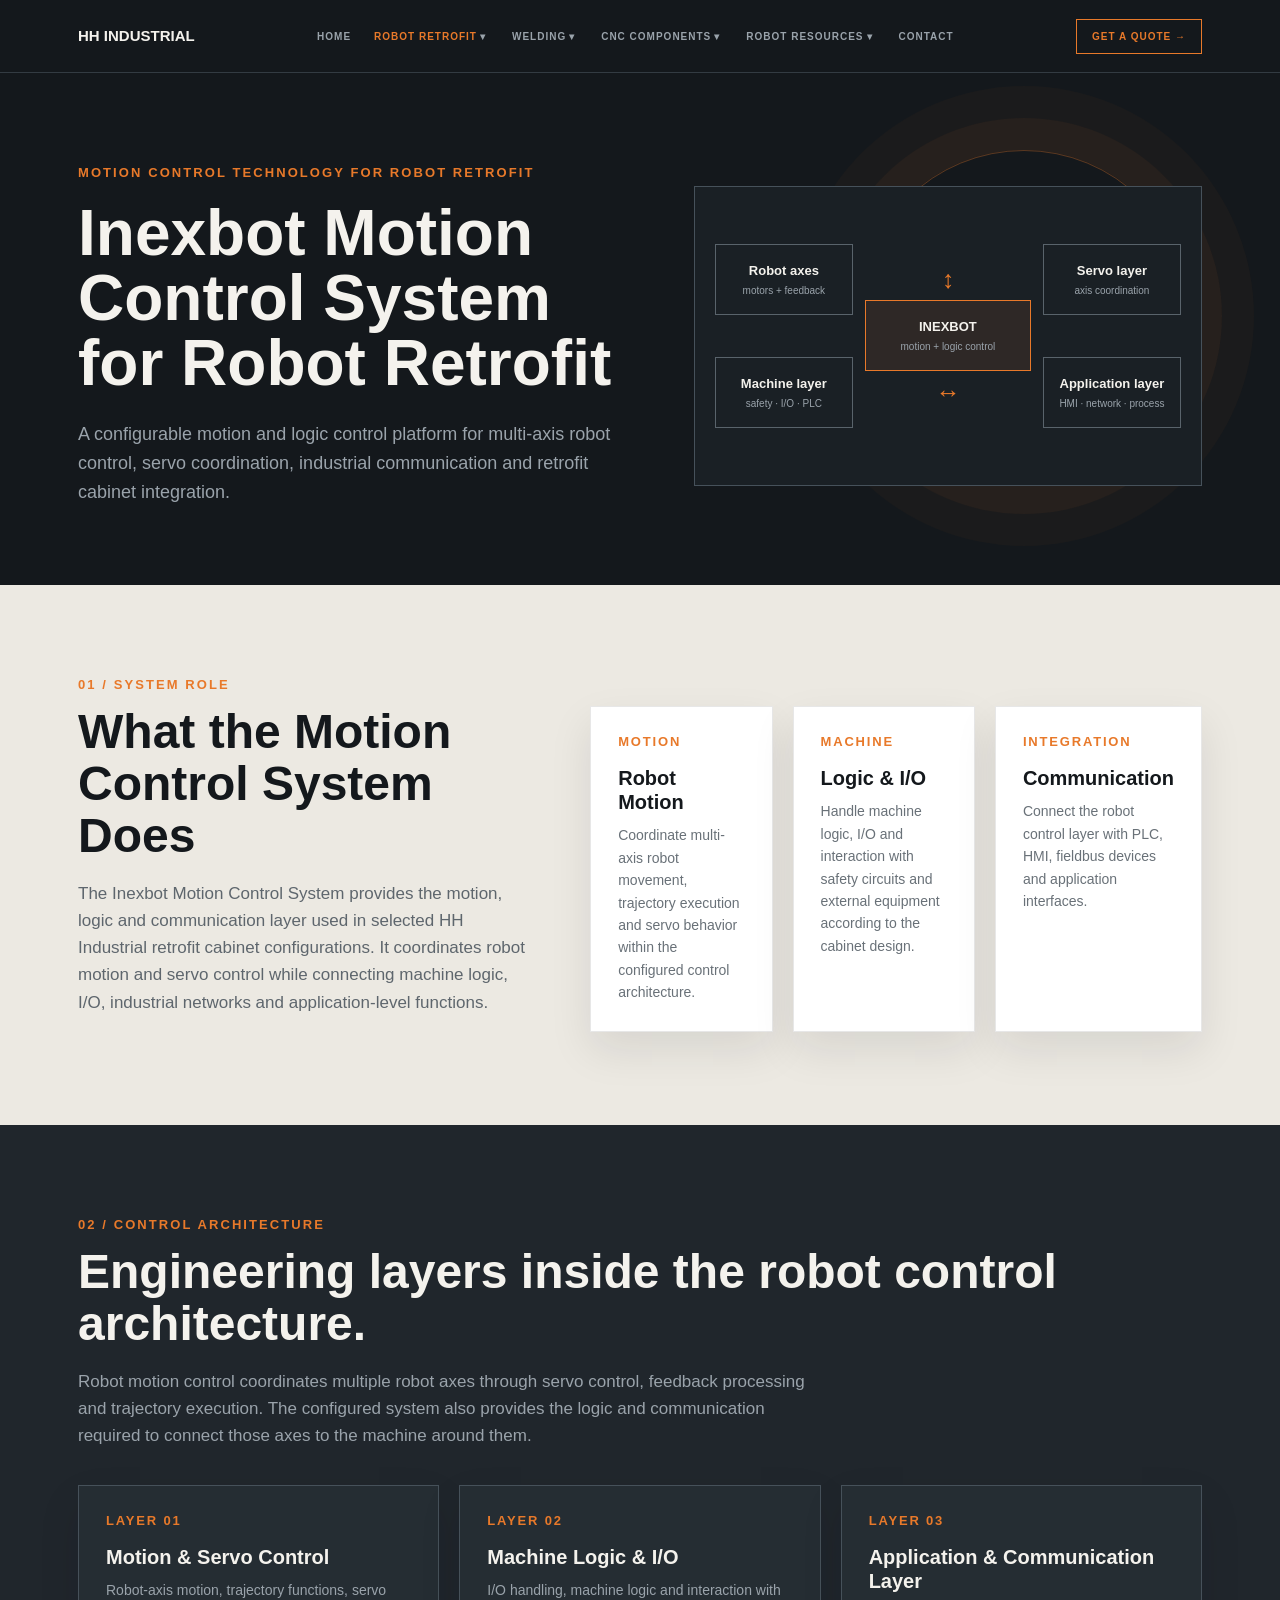
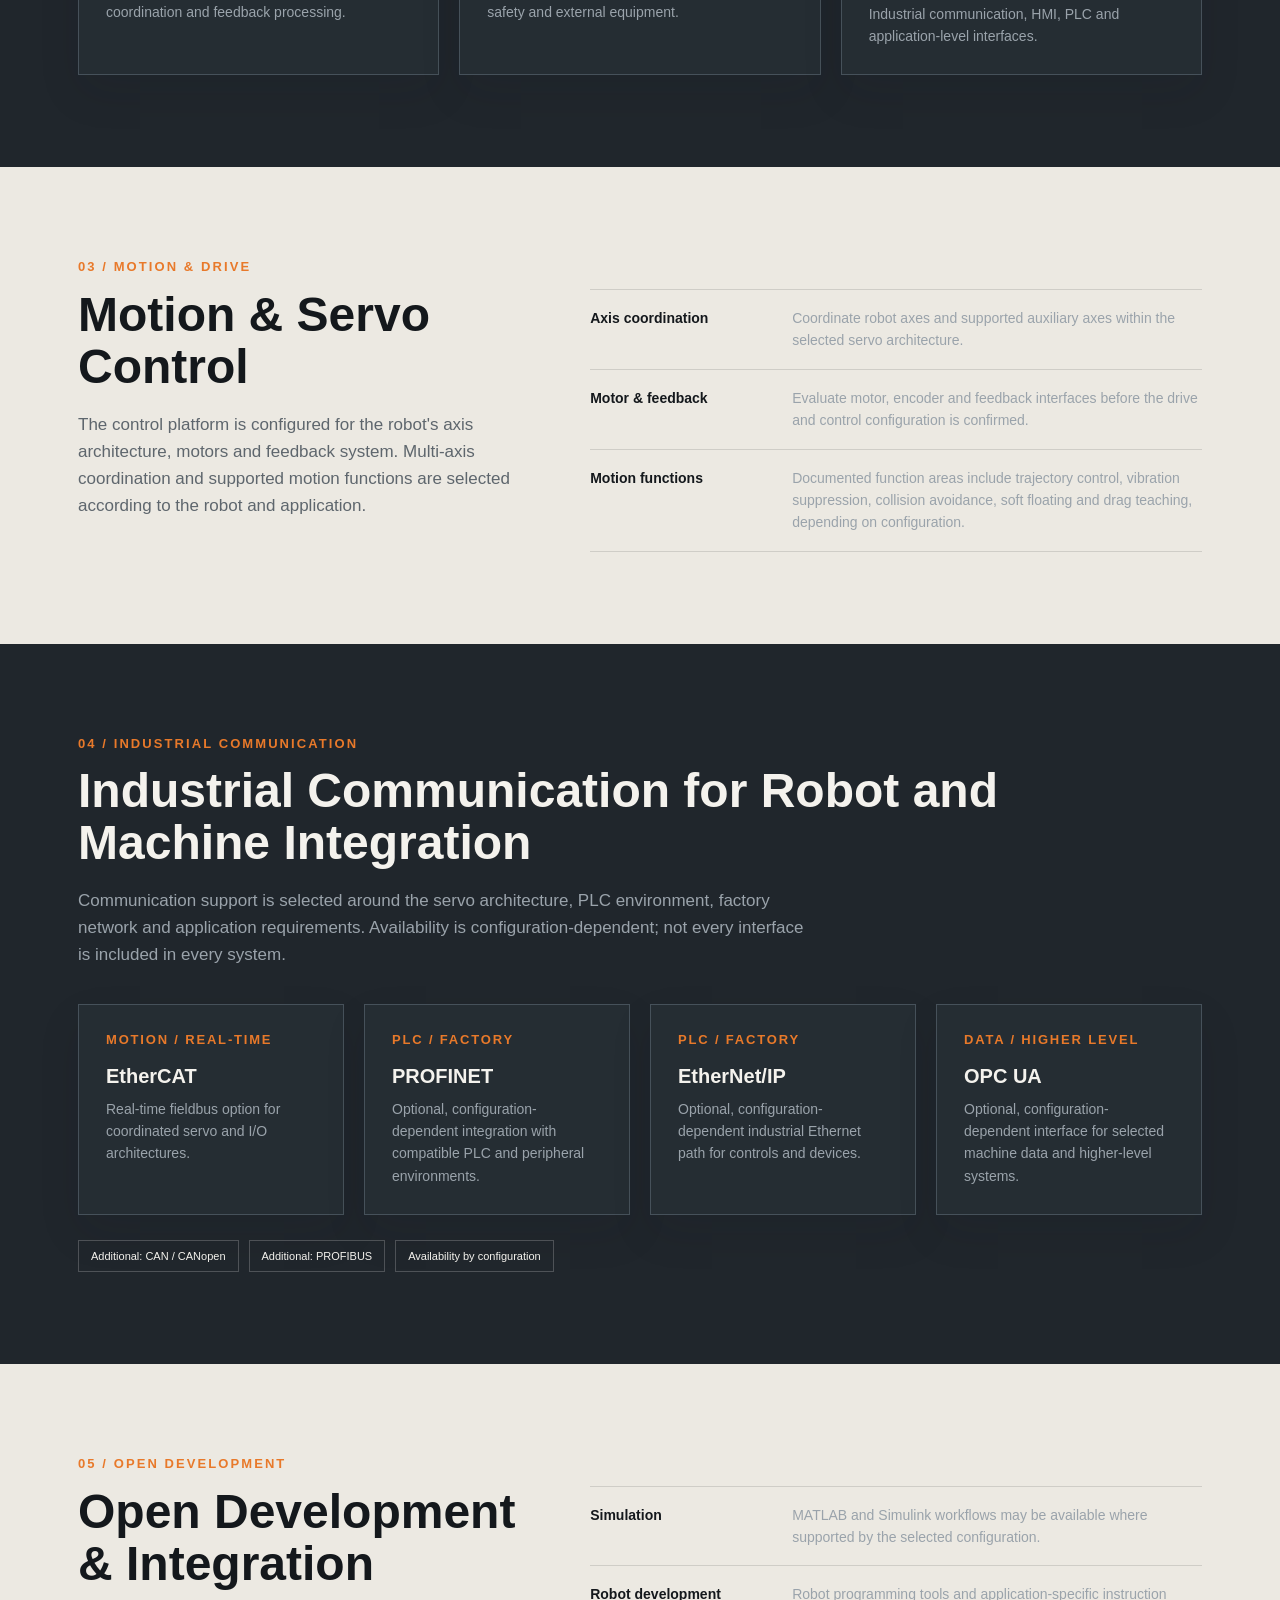
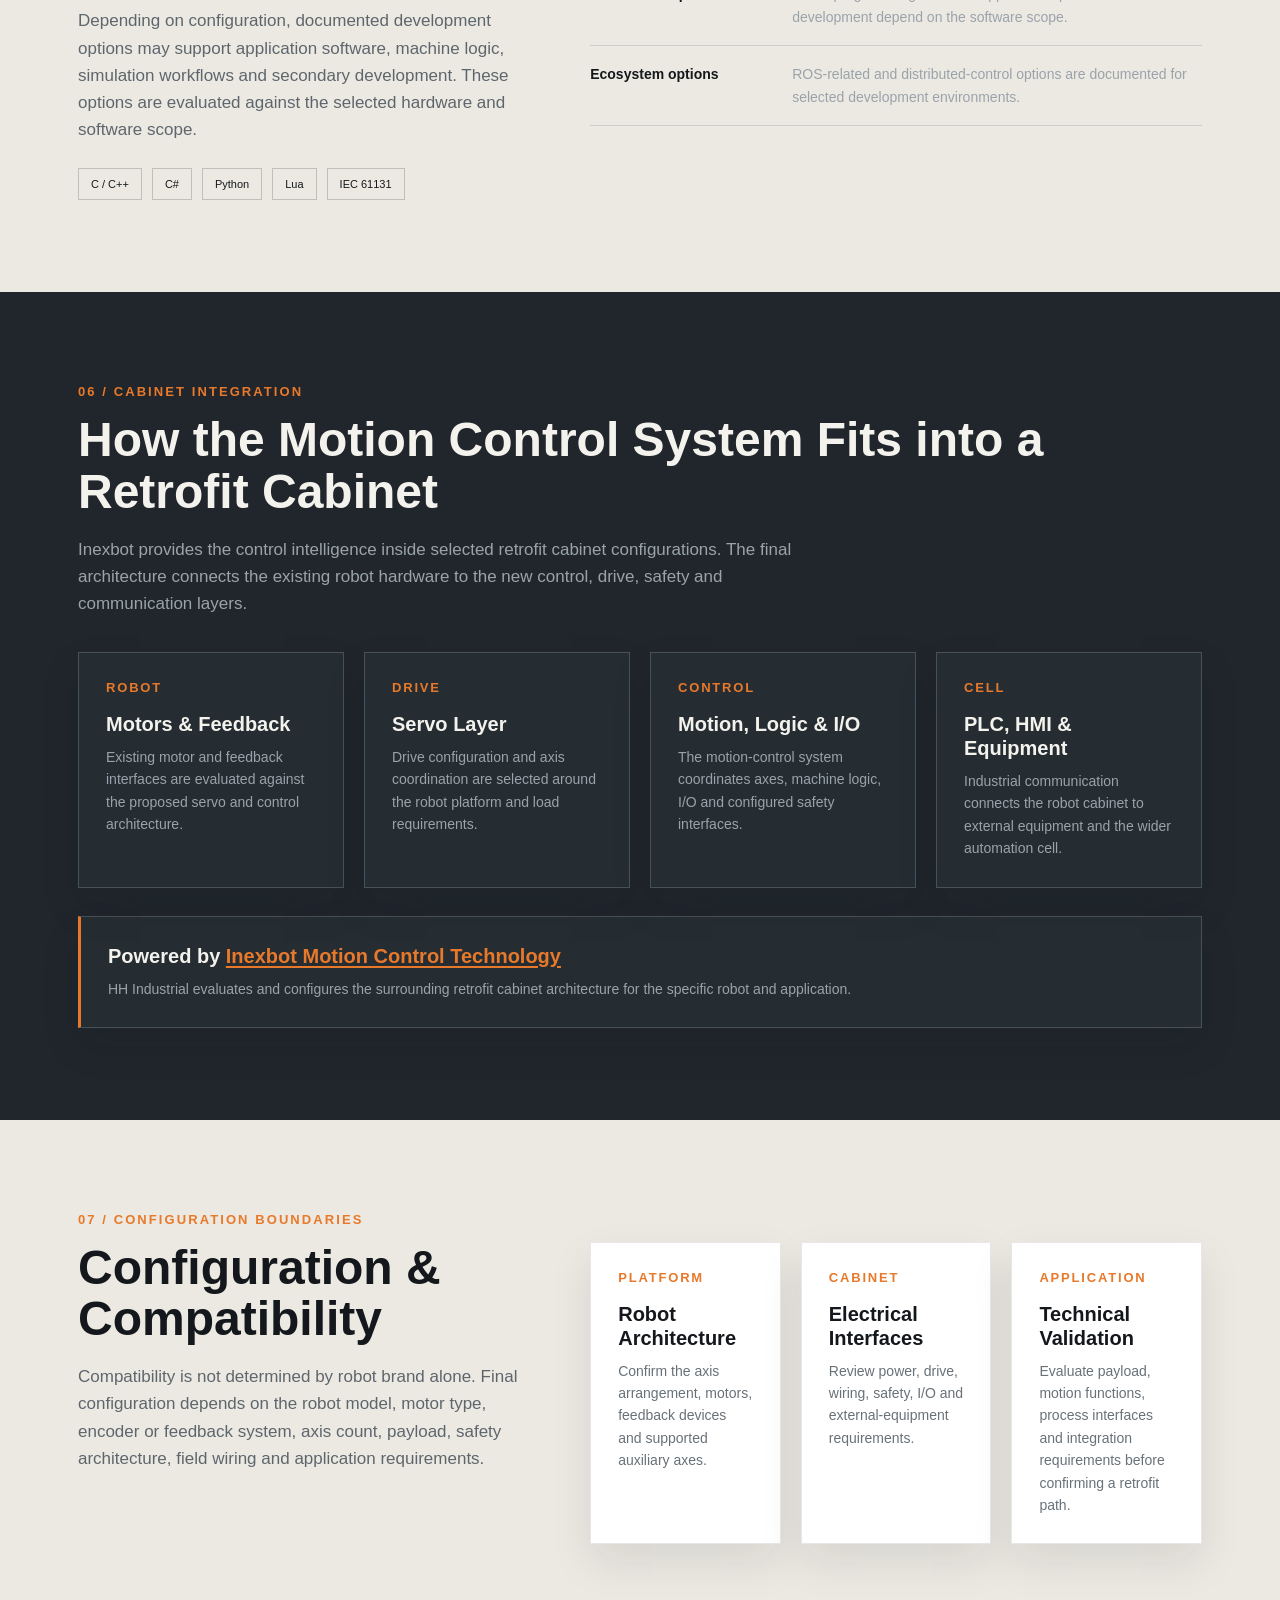
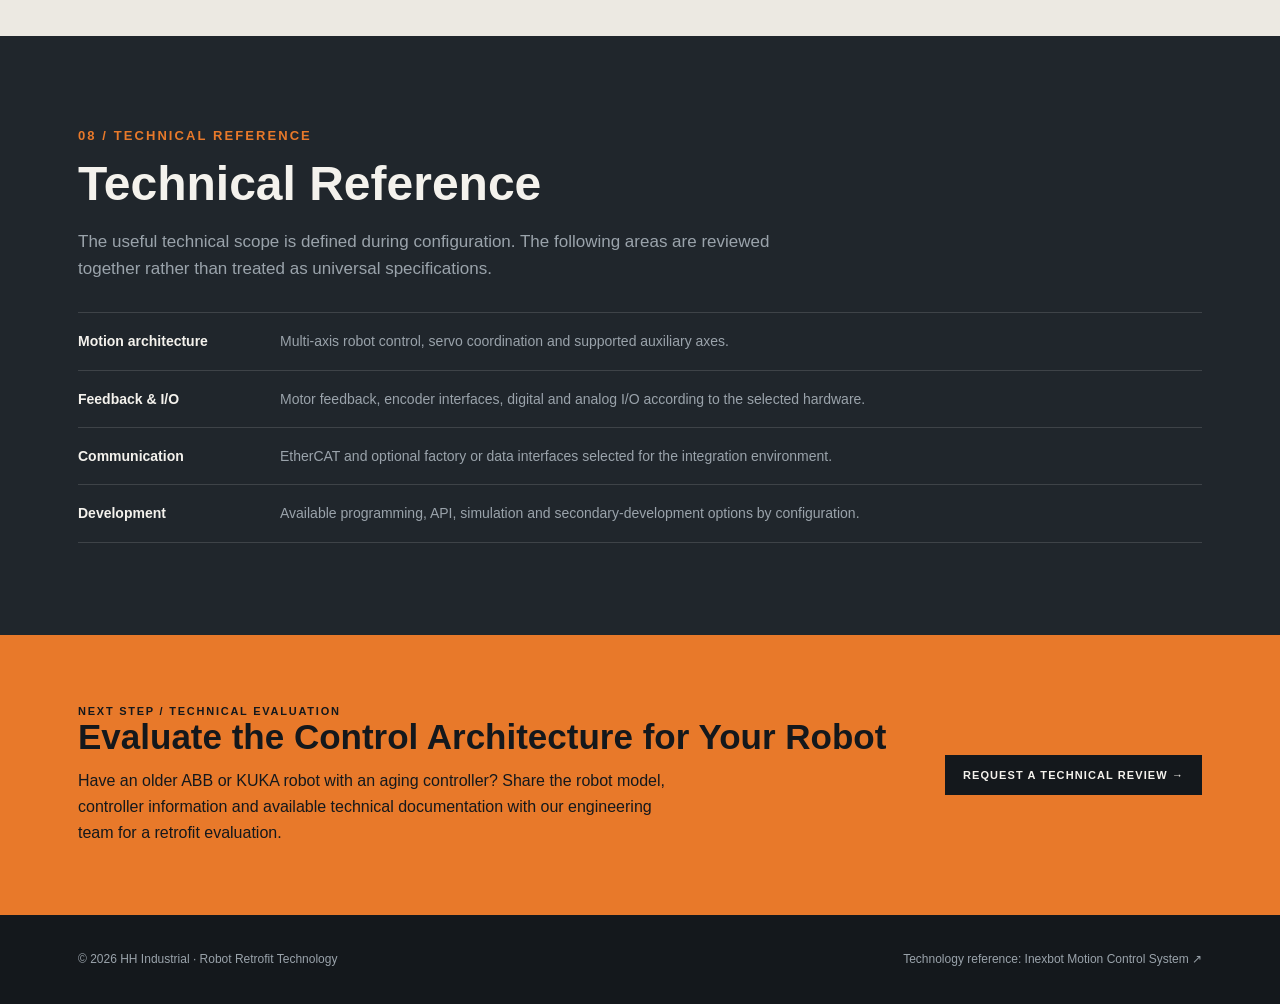
<file: robot-retrofit/inexbot-motion-control.html>
﻿<!doctype html>
<html lang="en">
<head>
<!-- Google tag (gtag.js) -->
<script async src="https://www.googletagmanager.com/gtag/js?id=G-SGQXC8XD8Q"></script>
<script>
  window.dataLayer = window.dataLayer || [];
  function gtag(){dataLayer.push(arguments);}
  gtag('js', new Date());
  gtag('config', 'G-SGQXC8XD8Q');
</script>
<meta charset="utf-8">
<meta name="viewport" content="width=device-width,initial-scale=1">
<link rel="canonical" href="https://hh-industrial.com/robot-retrofit/inexbot-motion-control.html">
<title>Inexbot Motion Control System | Open Motion Architecture for Robot Retrofit</title>
<meta name="description" content="Explore the Inexbot Motion Control System: an open motion-control architecture for robot retrofit cabinets, multi-axis synchronization, industrial communication and application integration.">
<meta name="keywords" content="Inexbot motion control system, robot retrofit controller, ABB retrofit, KUKA retrofit, EtherCAT, PROFINET, EtherNet/IP">
<script type="application/ld+json">
{
  "@context":"https://schema.org",
  "@type":"TechArticle",
  "headline":"Inexbot Motion Control System for Robot Retrofit",
  "description":"A configurable motion and logic control platform for multi-axis robot control, servo coordination, industrial communication and retrofit cabinet integration.",
  "url":"https://hh-industrial.com/robot-retrofit/inexbot-motion-control.html",
  "author":{"@type":"Organization","name":"HH Industrial","url":"https://hh-industrial.com/"},
  "publisher":{"@type":"Organization","name":"HH Industrial","url":"https://hh-industrial.com/"},
  "about":{"@type":"Thing","name":"Inexbot Motion Control System for Robot Retrofit"}
}
</script>
<script type="application/ld+json">
{
  "@context":"https://schema.org",
  "@type":"BreadcrumbList",
  "itemListElement":[
    {"@type":"ListItem","position":1,"name":"Home","item":"https://hh-industrial.com/"},
    {"@type":"ListItem","position":2,"name":"Robot Retrofit","item":"https://hh-industrial.com/robot-retrofit/"},
    {"@type":"ListItem","position":3,"name":"Motion Control","item":"https://hh-industrial.com/robot-retrofit/inexbot-motion-control.html"}
  ]
}
</script>
<style>
:root{--ink:#14181c;--panel:#20262c;--paper:#ece9e2;--orange:#e8792a;--teal:#2e8c82;--line:#46515a;--muted:#9aa3ab;--white:#f4f2ed;--shadow:0 18px 40px #14181c18}*{box-sizing:border-box}html{scroll-behavior:smooth}body{margin:0;background:var(--paper);color:var(--ink);font-family:Inter,Arial,sans-serif;line-height:1.6}a{color:inherit;text-decoration:none}.wrap{max-width:1180px;margin:auto;padding:0 28px}.mono{font:600 11px/1.2 "IBM Plex Mono",Consolas,monospace;letter-spacing:.16em;text-transform:uppercase}.display{font-family:Arial,sans-serif;letter-spacing:0}.top{position:sticky;top:0;z-index:10;background:var(--ink);color:var(--white);border-bottom:1px solid #333b42}.topbar{min-height:72px;display:flex;align-items:center;justify-content:space-between;gap:24px}.brand{font-weight:800;font-size:15px}.nav{display:flex;gap:23px;align-items:center;color:var(--muted)}.nav a,.nav button{font:600 10px "IBM Plex Mono",Consolas,monospace;letter-spacing:.1em}.nav a:hover,.nav .active{color:var(--orange)}.nav-item{position:relative;display:flex;align-items:center}.nav-toggle{border:0;background:none;color:inherit;padding:3px;cursor:pointer}.dropdown{display:none;position:absolute;top:100%;left:0;min-width:190px;background:var(--panel);border:1px solid var(--line);padding:8px 0}.nav-item[data-open="true"] .dropdown{display:block}.dropdown a{display:block;padding:9px 14px;white-space:nowrap}.dropdown a:hover{background:var(--ink);color:var(--orange)}.quote{border:1px solid var(--orange);padding:11px 15px;color:var(--orange);font:600 10px "IBM Plex Mono",Consolas,monospace;letter-spacing:.1em}.hero{background:var(--ink);color:var(--white);padding:92px 0 78px;position:relative;overflow:hidden}.hero:after{content:"";position:absolute;right:7%;top:15%;width:330px;height:330px;border:1px solid #e8792a55;border-radius:50%;box-shadow:0 0 0 32px #e8792a0d,0 0 0 64px #e8792a08}.hero-grid{display:grid;grid-template-columns:1.05fr .95fr;gap:54px;align-items:center;position:relative;z-index:1}.eyebrow{color:var(--orange);margin-bottom:20px}.hero h1{font-size:clamp(38px,5vw,70px);line-height:1.02;margin:0 0 24px;max-width:720px}.hero p{color:var(--muted);font-size:18px;max-width:650px;margin:0}.hero-art{border:1px solid #46515a;background:#1a2025;padding:20px;min-height:300px;display:grid;place-items:center}.diagram{width:100%;display:grid;grid-template-columns:1fr 1.2fr 1fr;grid-template-rows:auto 18px auto;gap:12px;align-items:center}.node{border:1px solid #59636b;padding:18px 12px;text-align:center;color:var(--white);font:700 13px Arial}.node small{display:block;color:var(--muted);font:500 10px "IBM Plex Mono",Consolas,monospace;margin-top:7px}.node.core{border-color:var(--orange);background:#e8792a18}.arrow{text-align:center;color:var(--orange);font-size:25px}.section{padding:92px 0}.section.dark{background:var(--panel);color:var(--white)}.kicker{color:var(--orange);margin-bottom:14px}.section h2{font-size:clamp(30px,4vw,48px);line-height:1.08;margin:0 0 18px}.lead{max-width:730px;color:#5e666d;font-size:17px}.dark .lead{color:var(--muted)}.grid{display:grid;gap:20px}.three{grid-template-columns:repeat(3,1fr)}.four{grid-template-columns:repeat(4,1fr)}.card{background:#fff;border:1px solid #14181c1a;padding:27px;box-shadow:var(--shadow)}.dark .card{background:#252d33;border-color:#46515a}.card h3{font-size:20px;line-height:1.2;margin:0 0 10px}.card p{font-size:14px;color:#697178;margin:0}.dark .card p{color:var(--muted)}.num{color:var(--orange);font:600 11px "IBM Plex Mono",Consolas,monospace;letter-spacing:.14em;margin-bottom:17px}.split{display:grid;grid-template-columns:.85fr 1.15fr;gap:60px;align-items:start}.list{display:grid;gap:0;border-top:1px solid #ffffff22}.list-row{display:grid;grid-template-columns:180px 1fr;gap:22px;padding:17px 0;border-bottom:1px solid #ffffff22;font-size:14px}.list-row b{color:var(--white)}.list-row span{color:var(--muted)}.protocols{display:flex;flex-wrap:wrap;gap:10px;margin-top:25px}.tag{border:1px solid #ffffff34;padding:9px 12px;color:var(--white);font:500 11px "IBM Plex Mono",Consolas,monospace}.cta{background:var(--orange);color:var(--ink);padding:70px 0}.cta-inner{display:flex;justify-content:space-between;gap:30px;align-items:center}.cta h2{margin:0;font-size:35px;line-height:1.1}.cta p{max-width:590px;margin:12px 0 0}.cta a{background:var(--ink);color:var(--white);padding:14px 18px;white-space:nowrap;font:600 11px "IBM Plex Mono",Consolas,monospace;letter-spacing:.1em}.official-link{color:var(--orange);text-decoration:underline;text-underline-offset:3px}.foot{background:var(--ink);color:var(--muted);padding:35px 0;font-size:12px}.footline{display:flex;justify-content:space-between;gap:20px}.foot a:hover{color:var(--orange)}@media(max-width:820px){.nav{display:none}.hero-grid,.split{grid-template-columns:1fr}.hero-art{min-height:240px}.three,.four{grid-template-columns:1fr 1fr}.cta-inner{display:block}.cta a{display:inline-block;margin-top:25px}}@media(max-width:540px){.wrap{padding:0 20px}.hero{padding:64px 0}.hero h1{font-size:43px}.section{padding:64px 0}.three,.four{grid-template-columns:1fr}.list-row{grid-template-columns:1fr;gap:5px}.footline{display:block}.footline div+div{margin-top:10px}}
/* Narrow-screen safeguards for a standalone downloadable page. */
body{overflow-x:hidden}.hero-grid>*{min-width:0}.hero-art{overflow:hidden}.diagram{min-width:0;grid-template-columns:minmax(0,1fr) minmax(0,1.2fr) minmax(0,1fr)}.node{min-width:0}.node,.node small,.hero p,.hero h1{overflow-wrap:anywhere}
html,body,body *,button,input,select,textarea{font-family:Arial,sans-serif!important}.eyebrow,.kicker,.num{font-size:13px;font-weight:700}
@media(max-width:820px){.quote{font-size:9px;padding:10px 11px}}
@media(max-width:540px){.quote{display:none}.diagram{gap:6px}.node{padding:13px 6px;font-size:11px}.node small{font-size:8px}.arrow{font-size:20px}}
</style>
</head>
<body>
<header class="top"><div class="wrap topbar"><a class="brand" href="/">HH INDUSTRIAL</a><nav class="nav"><a href="/">HOME</a><div class="nav-item"><a class="active" href="/robot-retrofit/">ROBOT RETROFIT</a><button class="nav-toggle" type="button" aria-expanded="false" aria-label="Toggle Robot Retrofit menu">▾</button><div class="dropdown"><a href="/robot-retrofit/">Controller Retrofit</a><a href="/robot-retrofit/inexbot-motion-control.html">Motion Control</a><a href="/robot-retrofit/#abb">ABB Retrofit</a><a href="/robot-retrofit/#kuka">KUKA Retrofit</a></div></div><div class="nav-item"><a href="/yeld-tech-welding/">WELDING</a><button class="nav-toggle" type="button" aria-expanded="false" aria-label="Toggle Welding menu">▾</button><div class="dropdown"><a href="/yeld-tech-welding/">Mobile Welding Cart</a></div></div><div class="nav-item"><a href="/cnc-automation-components/electrode-gripper.html">CNC COMPONENTS</a><button class="nav-toggle" type="button" aria-expanded="false" aria-label="Toggle CNC Components menu">▾</button><div class="dropdown"><a href="/cnc-automation-components/electrode-gripper.html">CNC Gripper</a></div></div><div class="nav-item"><a href="/used-robots-parts/">ROBOT RESOURCES</a><button class="nav-toggle" type="button" aria-expanded="false" aria-label="Toggle Robot Resources menu">▾</button><div class="dropdown"><a href="/used-robots-parts/">Used Industrial Robots</a><a href="/used-robots-parts/">Spare Parts</a></div></div><a href="/#contact">CONTACT</a></nav><a class="quote" href="/robot-retrofit/#quote">GET A QUOTE →</a></div></header>
<main>
<section class="hero"><div class="wrap hero-grid"><div><div class="mono eyebrow">MOTION CONTROL TECHNOLOGY FOR ROBOT RETROFIT</div><h1 class="display">Inexbot Motion Control System for Robot Retrofit</h1><p>A configurable motion and logic control platform for multi-axis robot control, servo coordination, industrial communication and retrofit cabinet integration.</p></div><div class="hero-art" aria-label="Motion control architecture diagram"><div class="diagram"><div class="node">Robot axes<small>motors + feedback</small></div><div class="arrow">↕</div><div class="node">Servo layer<small>axis coordination</small></div><div></div><div class="node core">INEXBOT<small>motion + logic control</small></div><div></div><div class="node">Machine layer<small>safety · I/O · PLC</small></div><div class="arrow">↔</div><div class="node">Application layer<small>HMI · network · process</small></div></div></div></div></section>
<section class="section"><div class="wrap"><div class="mono kicker">01 / SYSTEM ROLE</div><div class="split"><div><h2>What the Motion Control System Does</h2><p class="lead">The Inexbot Motion Control System provides the motion, logic and communication layer used in selected HH Industrial retrofit cabinet configurations. It coordinates robot motion and servo control while connecting machine logic, I/O, industrial networks and application-level functions.</p></div><div class="grid three"><article class="card"><div class="num">MOTION</div><h3>Robot Motion</h3><p>Coordinate multi-axis robot movement, trajectory execution and servo behavior within the configured control architecture.</p></article><article class="card"><div class="num">MACHINE</div><h3>Logic &amp; I/O</h3><p>Handle machine logic, I/O and interaction with safety circuits and external equipment according to the cabinet design.</p></article><article class="card"><div class="num">INTEGRATION</div><h3>Communication</h3><p>Connect the robot control layer with PLC, HMI, fieldbus devices and application interfaces.</p></article></div></div></div></section>
<section class="section dark"><div class="wrap"><div class="mono kicker">02 / CONTROL ARCHITECTURE</div><h2>Engineering layers inside the robot control architecture.</h2><p class="lead">Robot motion control coordinates multiple robot axes through servo control, feedback processing and trajectory execution. The configured system also provides the logic and communication required to connect those axes to the machine around them.</p><div class="grid three" style="margin-top:35px"><article class="card"><div class="num">LAYER 01</div><h3>Motion &amp; Servo Control</h3><p>Robot-axis motion, trajectory functions, servo coordination and feedback processing.</p></article><article class="card"><div class="num">LAYER 02</div><h3>Machine Logic &amp; I/O</h3><p>I/O handling, machine logic and interaction with safety and external equipment.</p></article><article class="card"><div class="num">LAYER 03</div><h3>Application &amp; Communication Layer</h3><p>Industrial communication, HMI, PLC and application-level interfaces.</p></article></div></div></section>
<section class="section"><div class="wrap"><div class="mono kicker">03 / MOTION &amp; DRIVE</div><div class="split"><div><h2>Motion &amp; Servo Control</h2><p class="lead">The control platform is configured for the robot's axis architecture, motors and feedback system. Multi-axis coordination and supported motion functions are selected according to the robot and application.</p></div><div class="list" style="border-color:#14181c22"><div class="list-row" style="border-color:#14181c22"><b style="color:var(--ink)">Axis coordination</b><span>Coordinate robot axes and supported auxiliary axes within the selected servo architecture.</span></div><div class="list-row" style="border-color:#14181c22"><b style="color:var(--ink)">Motor &amp; feedback</b><span>Evaluate motor, encoder and feedback interfaces before the drive and control configuration is confirmed.</span></div><div class="list-row" style="border-color:#14181c22"><b style="color:var(--ink)">Motion functions</b><span>Documented function areas include trajectory control, vibration suppression, collision avoidance, soft floating and drag teaching, depending on configuration.</span></div></div></div></div></section>
<section class="section dark"><div class="wrap"><div class="mono kicker">04 / INDUSTRIAL COMMUNICATION</div><h2>Industrial Communication for Robot and Machine Integration</h2><p class="lead">Communication support is selected around the servo architecture, PLC environment, factory network and application requirements. Availability is configuration-dependent; not every interface is included in every system.</p><div class="grid four" style="margin-top:35px"><article class="card"><div class="num">MOTION / REAL-TIME</div><h3>EtherCAT</h3><p>Real-time fieldbus option for coordinated servo and I/O architectures.</p></article><article class="card"><div class="num">PLC / FACTORY</div><h3>PROFINET</h3><p>Optional, configuration-dependent integration with compatible PLC and peripheral environments.</p></article><article class="card"><div class="num">PLC / FACTORY</div><h3>EtherNet/IP</h3><p>Optional, configuration-dependent industrial Ethernet path for controls and devices.</p></article><article class="card"><div class="num">DATA / HIGHER LEVEL</div><h3>OPC UA</h3><p>Optional, configuration-dependent interface for selected machine data and higher-level systems.</p></article></div><div class="protocols"><span class="tag">Additional: CAN / CANopen</span><span class="tag">Additional: PROFIBUS</span><span class="tag">Availability by configuration</span></div></div></section>
<section class="section"><div class="wrap"><div class="mono kicker">05 / OPEN DEVELOPMENT</div><div class="split"><div><h2>Open Development &amp; Integration</h2><p class="lead">Depending on configuration, documented development options may support application software, machine logic, simulation workflows and secondary development. These options are evaluated against the selected hardware and software scope.</p><div class="protocols"><span class="tag" style="color:var(--ink);border-color:#14181c33">C / C++</span><span class="tag" style="color:var(--ink);border-color:#14181c33">C#</span><span class="tag" style="color:var(--ink);border-color:#14181c33">Python</span><span class="tag" style="color:var(--ink);border-color:#14181c33">Lua</span><span class="tag" style="color:var(--ink);border-color:#14181c33">IEC 61131</span></div></div><div class="list" style="border-color:#14181c22"><div class="list-row" style="border-color:#14181c22"><b style="color:var(--ink)">Simulation</b><span>MATLAB and Simulink workflows may be available where supported by the selected configuration.</span></div><div class="list-row" style="border-color:#14181c22"><b style="color:var(--ink)">Robot development</b><span>Robot programming tools and application-specific instruction development depend on the software scope.</span></div><div class="list-row" style="border-color:#14181c22"><b style="color:var(--ink)">Ecosystem options</b><span>ROS-related and distributed-control options are documented for selected development environments.</span></div></div></div></div></section>
<section class="section dark"><div class="wrap"><div class="mono kicker">06 / CABINET INTEGRATION</div><h2>How the Motion Control System Fits into a Retrofit Cabinet</h2><p class="lead">Inexbot provides the control intelligence inside selected retrofit cabinet configurations. The final architecture connects the existing robot hardware to the new control, drive, safety and communication layers.</p><div class="grid four" style="margin-top:35px"><article class="card"><div class="num">ROBOT</div><h3>Motors &amp; Feedback</h3><p>Existing motor and feedback interfaces are evaluated against the proposed servo and control architecture.</p></article><article class="card"><div class="num">DRIVE</div><h3>Servo Layer</h3><p>Drive configuration and axis coordination are selected around the robot platform and load requirements.</p></article><article class="card"><div class="num">CONTROL</div><h3>Motion, Logic &amp; I/O</h3><p>The motion-control system coordinates axes, machine logic, I/O and configured safety interfaces.</p></article><article class="card"><div class="num">CELL</div><h3>PLC, HMI &amp; Equipment</h3><p>Industrial communication connects the robot cabinet to external equipment and the wider automation cell.</p></article></div><div class="card" style="margin-top:28px;border-left:3px solid var(--orange)"><h3>Powered by <a class="official-link" href="https://www.inexbot.com/en" target="_blank" rel="noopener noreferrer">Inexbot Motion Control Technology</a></h3><p>HH Industrial evaluates and configures the surrounding retrofit cabinet architecture for the specific robot and application.</p></div></div></section>
<section class="section"><div class="wrap"><div class="mono kicker">07 / CONFIGURATION BOUNDARIES</div><div class="split"><div><h2>Configuration &amp; Compatibility</h2><p class="lead">Compatibility is not determined by robot brand alone. Final configuration depends on the robot model, motor type, encoder or feedback system, axis count, payload, safety architecture, field wiring and application requirements.</p></div><div class="grid three"><article class="card"><div class="num">PLATFORM</div><h3>Robot Architecture</h3><p>Confirm the axis arrangement, motors, feedback devices and supported auxiliary axes.</p></article><article class="card"><div class="num">CABINET</div><h3>Electrical Interfaces</h3><p>Review power, drive, wiring, safety, I/O and external-equipment requirements.</p></article><article class="card"><div class="num">APPLICATION</div><h3>Technical Validation</h3><p>Evaluate payload, motion functions, process interfaces and integration requirements before confirming a retrofit path.</p></article></div></div></div></section>
<section class="section dark"><div class="wrap"><div class="mono kicker">08 / TECHNICAL REFERENCE</div><h2>Technical Reference</h2><p class="lead">The useful technical scope is defined during configuration. The following areas are reviewed together rather than treated as universal specifications.</p><div class="list" style="margin-top:30px"><div class="list-row"><b>Motion architecture</b><span>Multi-axis robot control, servo coordination and supported auxiliary axes.</span></div><div class="list-row"><b>Feedback &amp; I/O</b><span>Motor feedback, encoder interfaces, digital and analog I/O according to the selected hardware.</span></div><div class="list-row"><b>Communication</b><span>EtherCAT and optional factory or data interfaces selected for the integration environment.</span></div><div class="list-row"><b>Development</b><span>Available programming, API, simulation and secondary-development options by configuration.</span></div></div></div></section>
<section class="cta"><div class="wrap cta-inner"><div><div class="mono">NEXT STEP / TECHNICAL EVALUATION</div><h2>Evaluate the Control Architecture for Your Robot</h2><p>Have an older ABB or KUKA robot with an aging controller? Share the robot model, controller information and available technical documentation with our engineering team for a retrofit evaluation.</p></div><a href="/robot-retrofit/#quote">REQUEST A TECHNICAL REVIEW →</a></div></section>
</main>
<footer class="foot"><div class="wrap footline"><div>© 2026 HH Industrial · <a href="/robot-retrofit/">Robot Retrofit Technology</a></div><div>Technology reference: <a href="https://www.inexbot.com/en?utm_source=chatgpt.com" target="_blank" rel="noopener noreferrer">Inexbot Motion Control System ↗</a></div></div></footer>
<script>(function(){function closeMenus(except){document.querySelectorAll('.nav-item[data-open="true"]').forEach(function(item){if(item!==except){item.dataset.open='false';var button=item.querySelector('.nav-toggle');if(button)button.setAttribute('aria-expanded','false');}});}document.querySelectorAll('.nav-toggle').forEach(function(button){button.addEventListener('click',function(event){event.preventDefault();event.stopPropagation();var item=button.closest('.nav-item');var open=item.dataset.open!=='true';closeMenus(item);item.dataset.open=String(open);button.setAttribute('aria-expanded',String(open));});});document.addEventListener('click',function(event){if(!event.target.closest('.nav-item'))closeMenus();});window.addEventListener('scroll',function(){closeMenus();},{passive:true});document.addEventListener('keydown',function(event){if(event.key==='Escape')closeMenus();});}());</script>
</body></html>
</file>
